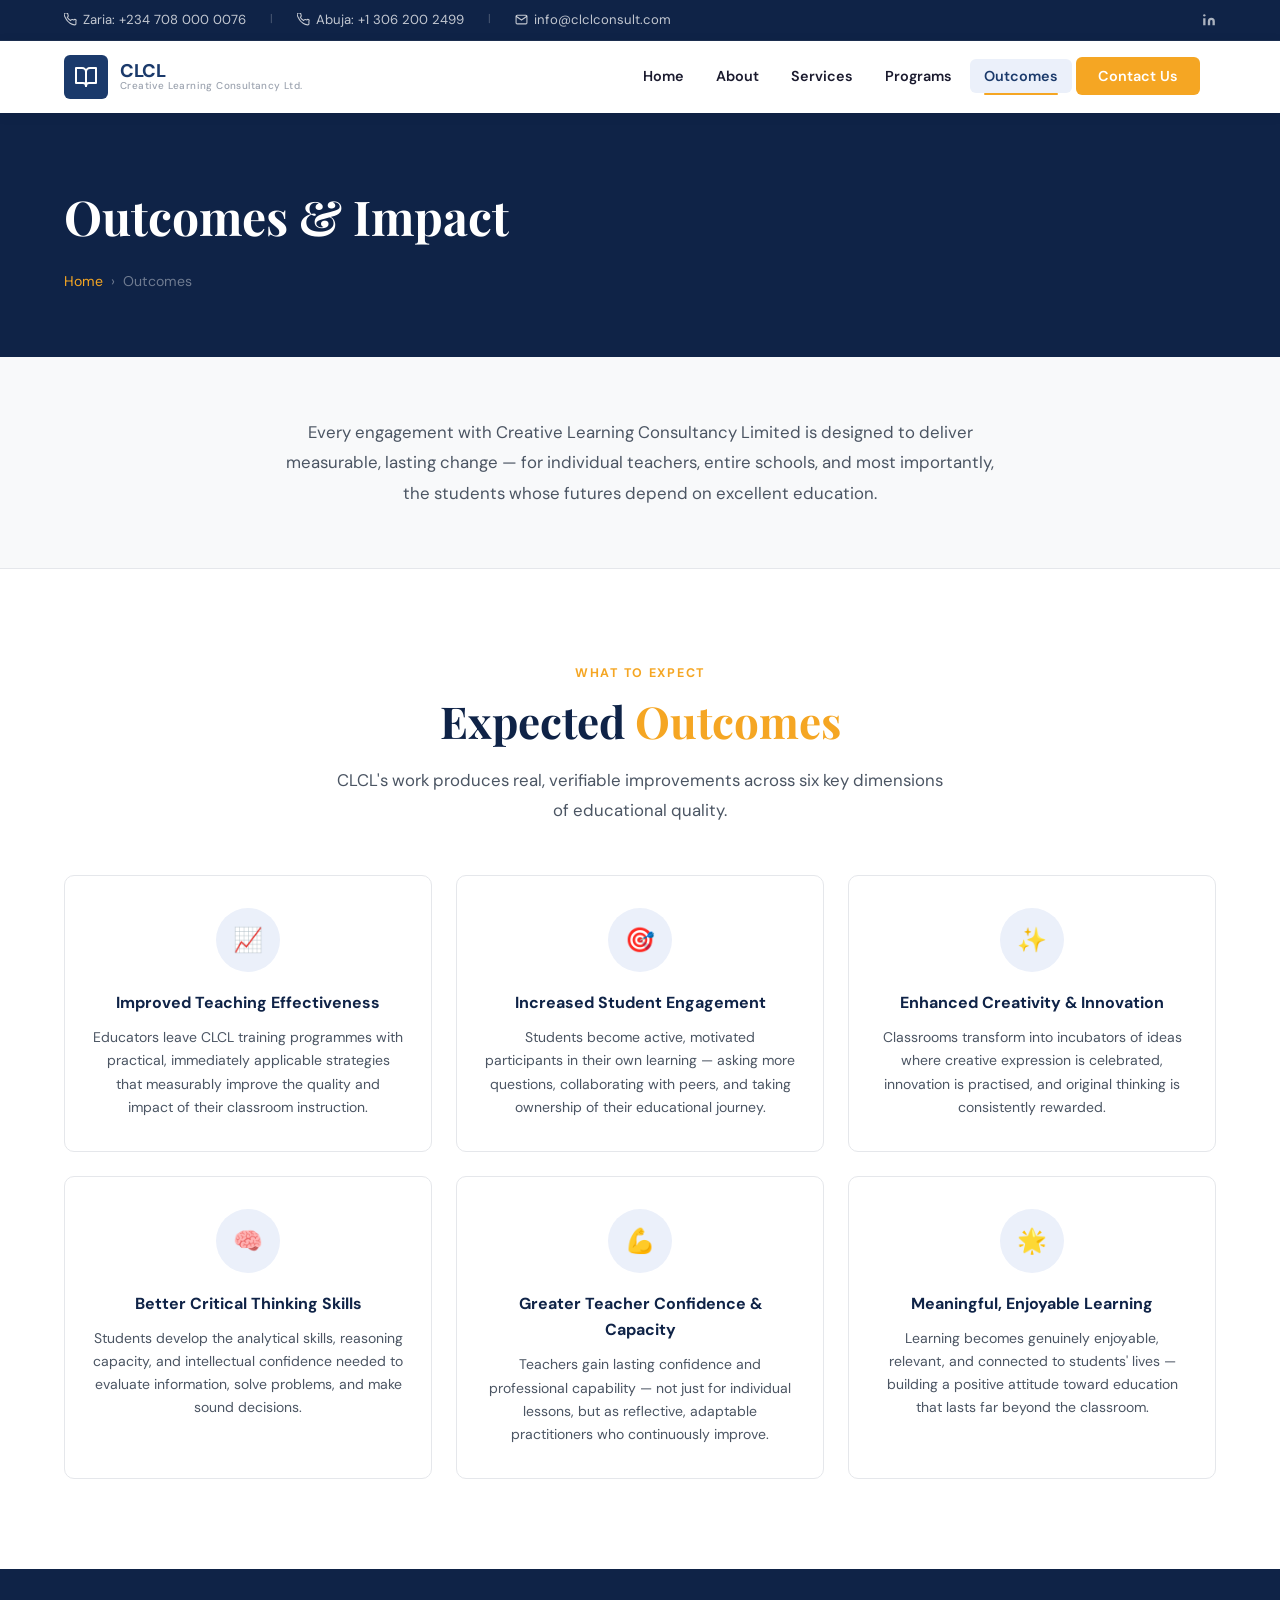
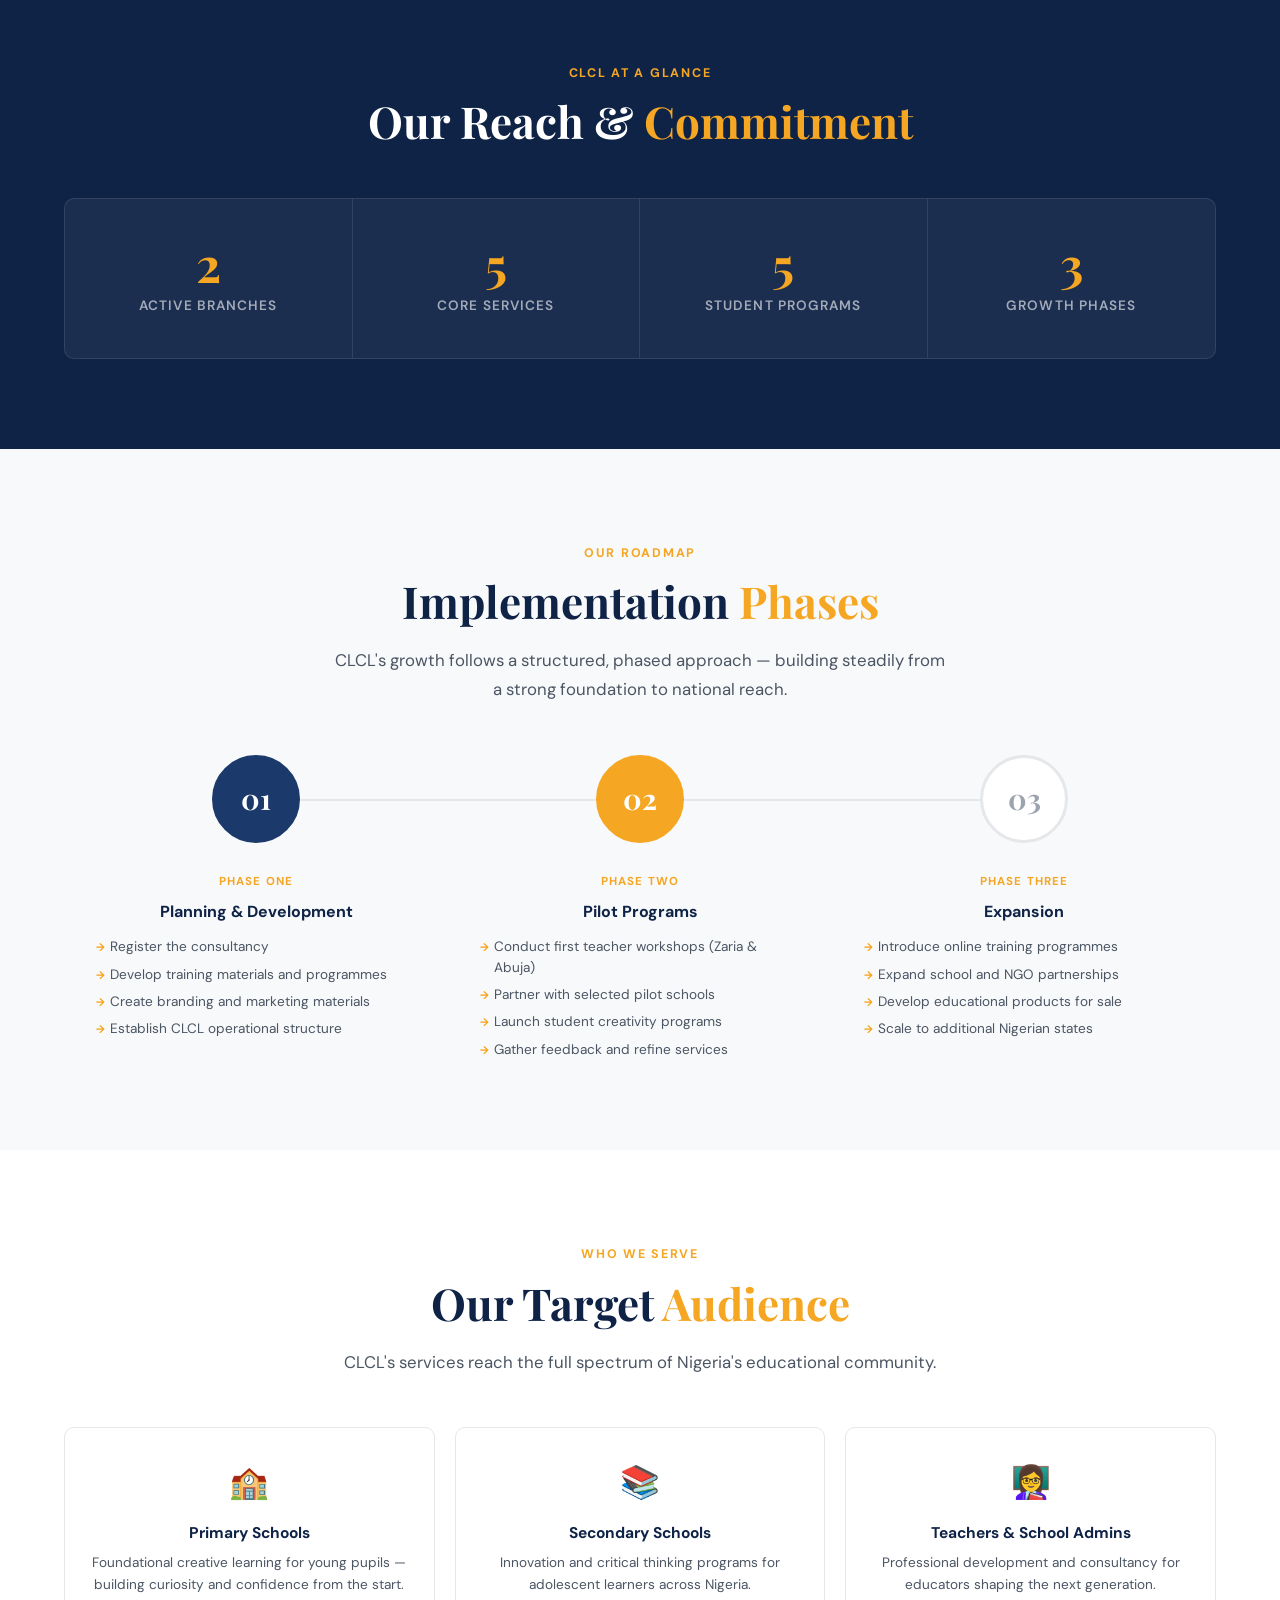
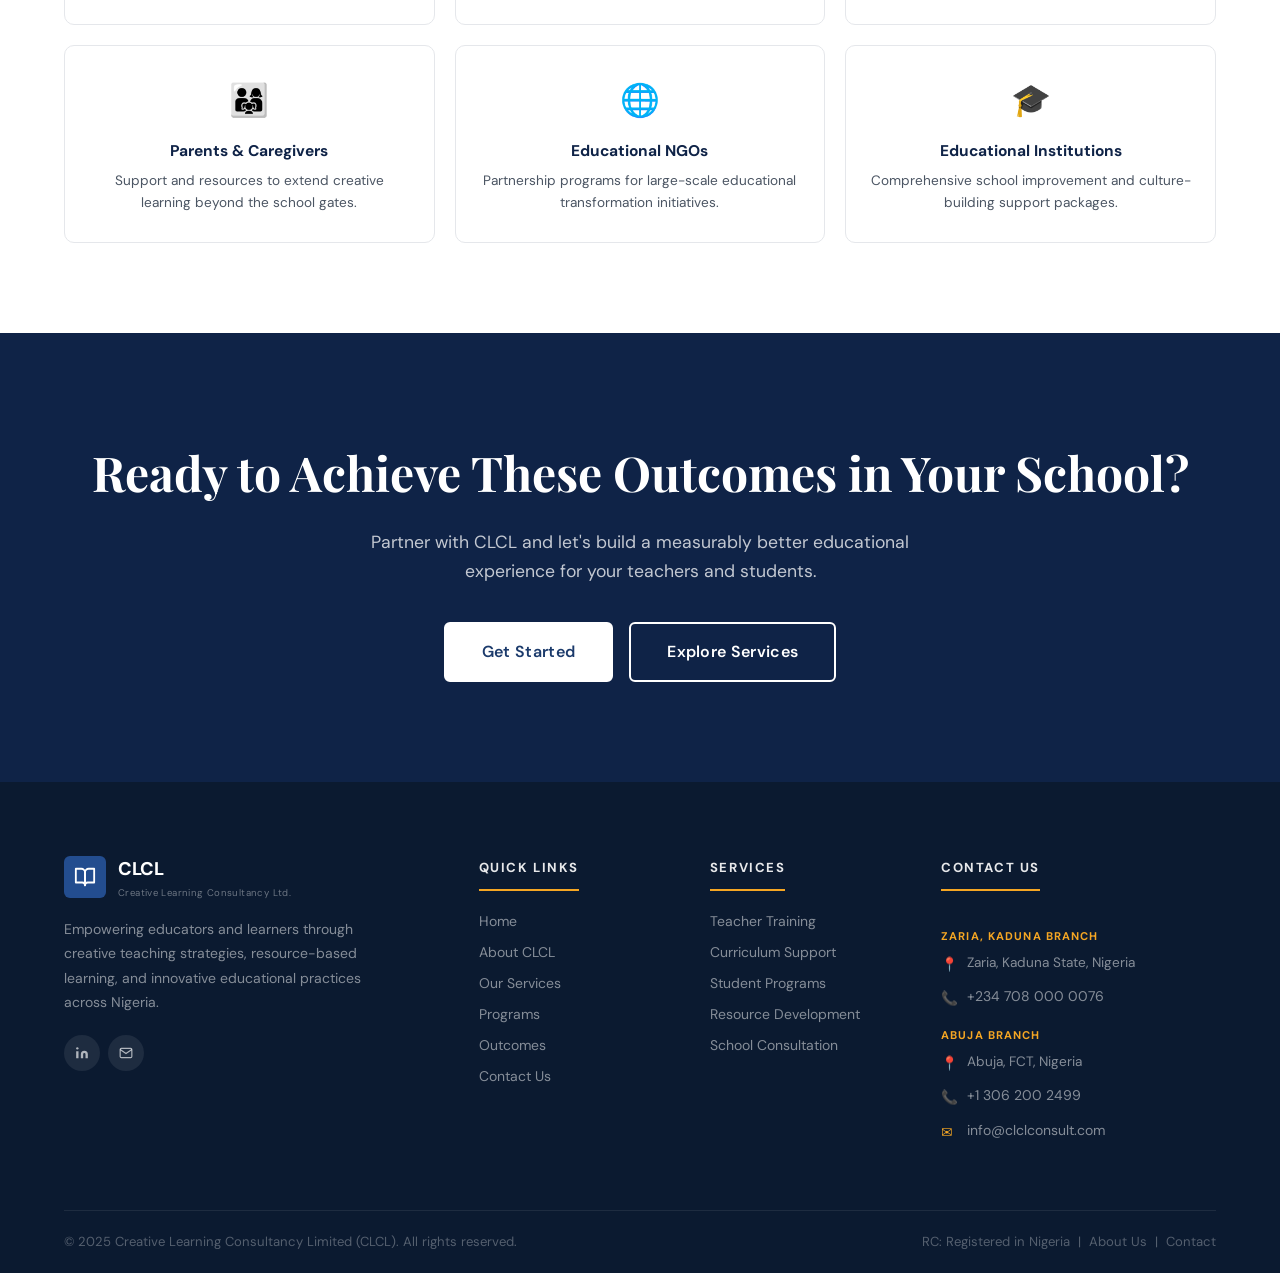
<file: outcomes.html>
<!DOCTYPE html>
<html lang="en">
<head>
  <meta charset="UTF-8" />
  <meta name="viewport" content="width=device-width, initial-scale=1.0" />
  <title>Outcomes &amp; Impact | Creative Learning Consultancy Limited (CLCL)</title>
  <meta name="description" content="Explore the expected outcomes and measurable impact of CLCL's educational consultancy — from improved teaching effectiveness to student creativity and critical thinking." />
  <link rel="preconnect" href="https://fonts.googleapis.com" />
  <link rel="preconnect" href="https://fonts.gstatic.com" crossorigin />
  <link href="https://fonts.googleapis.com/css2?family=DM+Sans:wght@300;400;500;600;700&family=Playfair+Display:ital,wght@0,600;0,700;1,600&display=swap" rel="stylesheet" />
  <link rel="stylesheet" href="style.css" />
</head>
<body data-page="outcomes">

  <div id="navbar-container"></div>

  <!-- ══ PAGE BANNER ══ -->
  <div class="page-banner">
    <div class="page-banner-bg" style="background-image:url('https://images.unsplash.com/photo-1577896851231-70ef18881754?w=1400&q=80&fit=crop')"></div>
    <div class="container">
      <h1>Outcomes &amp; Impact</h1>
      <nav class="breadcrumb" aria-label="Breadcrumb">
        <a href="index.html">Home</a>
        <span>›</span>
        <span>Outcomes</span>
      </nav>
    </div>
  </div>

  <!-- ══ INTRO ══ -->
  <section class="section-sm" style="background:var(--off-white);border-bottom:1px solid var(--border);">
    <div class="container" style="text-align:center;max-width:760px;">
      <p style="font-size:1.05rem;color:var(--text-mid);line-height:1.8;">
        Every engagement with Creative Learning Consultancy Limited is designed to deliver measurable, lasting change — for individual teachers, entire schools, and most importantly, the students whose futures depend on excellent education.
      </p>
    </div>
  </section>

  <!-- ══ OUTCOME CARDS ══ -->
  <section class="section">
    <div class="container">
      <div class="section-header centered reveal">
        <span class="section-label">What to Expect</span>
        <h2 class="section-title">Expected <span>Outcomes</span></h2>
        <p class="section-desc">CLCL's work produces real, verifiable improvements across six key dimensions of educational quality.</p>
      </div>
      <div class="outcomes-grid">
        <div class="outcome-card reveal delay-1">
          <div class="outcome-icon-wrap">📈</div>
          <h3>Improved Teaching Effectiveness</h3>
          <p>Educators leave CLCL training programmes with practical, immediately applicable strategies that measurably improve the quality and impact of their classroom instruction.</p>
        </div>
        <div class="outcome-card reveal delay-2">
          <div class="outcome-icon-wrap">🎯</div>
          <h3>Increased Student Engagement</h3>
          <p>Students become active, motivated participants in their own learning — asking more questions, collaborating with peers, and taking ownership of their educational journey.</p>
        </div>
        <div class="outcome-card reveal delay-3">
          <div class="outcome-icon-wrap">✨</div>
          <h3>Enhanced Creativity &amp; Innovation</h3>
          <p>Classrooms transform into incubators of ideas where creative expression is celebrated, innovation is practised, and original thinking is consistently rewarded.</p>
        </div>
        <div class="outcome-card reveal delay-1">
          <div class="outcome-icon-wrap">🧠</div>
          <h3>Better Critical Thinking Skills</h3>
          <p>Students develop the analytical skills, reasoning capacity, and intellectual confidence needed to evaluate information, solve problems, and make sound decisions.</p>
        </div>
        <div class="outcome-card reveal delay-2">
          <div class="outcome-icon-wrap">💪</div>
          <h3>Greater Teacher Confidence &amp; Capacity</h3>
          <p>Teachers gain lasting confidence and professional capability — not just for individual lessons, but as reflective, adaptable practitioners who continuously improve.</p>
        </div>
        <div class="outcome-card reveal delay-3">
          <div class="outcome-icon-wrap">🌟</div>
          <h3>Meaningful, Enjoyable Learning</h3>
          <p>Learning becomes genuinely enjoyable, relevant, and connected to students' lives — building a positive attitude toward education that lasts far beyond the classroom.</p>
        </div>
      </div>
    </div>
  </section>

  <!-- ══ STATS HIGHLIGHT ══ -->
  <section class="section" style="background:var(--navy-dark);">
    <div class="container">
      <div class="section-header centered reveal">
        <span class="section-label" style="color:var(--orange)">CLCL at a Glance</span>
        <h2 class="section-title" style="color:white;">Our Reach &amp; <span>Commitment</span></h2>
      </div>
      <div style="display:grid;grid-template-columns:repeat(4,1fr);gap:0;background:rgba(255,255,255,0.05);border-radius:10px;overflow:hidden;border:1px solid rgba(255,255,255,0.1);">
        <div style="text-align:center;padding:40px 24px;border-right:1px solid rgba(255,255,255,0.1);" class="reveal delay-1">
          <div style="font-family:var(--font-heading);font-size:3rem;font-weight:700;color:var(--orange);line-height:1;">2</div>
          <div style="font-size:0.85rem;color:rgba(255,255,255,0.6);margin-top:8px;font-weight:600;text-transform:uppercase;letter-spacing:0.08em;">Active Branches</div>
        </div>
        <div style="text-align:center;padding:40px 24px;border-right:1px solid rgba(255,255,255,0.1);" class="reveal delay-2">
          <div style="font-family:var(--font-heading);font-size:3rem;font-weight:700;color:var(--orange);line-height:1;">5</div>
          <div style="font-size:0.85rem;color:rgba(255,255,255,0.6);margin-top:8px;font-weight:600;text-transform:uppercase;letter-spacing:0.08em;">Core Services</div>
        </div>
        <div style="text-align:center;padding:40px 24px;border-right:1px solid rgba(255,255,255,0.1);" class="reveal delay-3">
          <div style="font-family:var(--font-heading);font-size:3rem;font-weight:700;color:var(--orange);line-height:1;">5</div>
          <div style="font-size:0.85rem;color:rgba(255,255,255,0.6);margin-top:8px;font-weight:600;text-transform:uppercase;letter-spacing:0.08em;">Student Programs</div>
        </div>
        <div style="text-align:center;padding:40px 24px;" class="reveal delay-4">
          <div style="font-family:var(--font-heading);font-size:3rem;font-weight:700;color:var(--orange);line-height:1;">3</div>
          <div style="font-size:0.85rem;color:rgba(255,255,255,0.6);margin-top:8px;font-weight:600;text-transform:uppercase;letter-spacing:0.08em;">Growth Phases</div>
        </div>
      </div>
    </div>
  </section>

  <!-- ══ IMPLEMENTATION PHASES ══ -->
  <section class="section bg-offwhite">
    <div class="container">
      <div class="section-header centered reveal">
        <span class="section-label">Our Roadmap</span>
        <h2 class="section-title">Implementation <span>Phases</span></h2>
        <p class="section-desc">CLCL's growth follows a structured, phased approach — building steadily from a strong foundation to national reach.</p>
      </div>
      <div class="phases-timeline">
        <div class="phase-item reveal delay-1">
          <div class="phase-circle active">
            <span class="phase-num">01</span>
          </div>
          <span class="phase-tag-sm">Phase One</span>
          <h3>Planning &amp; Development</h3>
          <ul>
            <li>Register the consultancy</li>
            <li>Develop training materials and programmes</li>
            <li>Create branding and marketing materials</li>
            <li>Establish CLCL operational structure</li>
          </ul>
        </div>
        <div class="phase-item reveal delay-2">
          <div class="phase-circle accent">
            <span class="phase-num">02</span>
          </div>
          <span class="phase-tag-sm">Phase Two</span>
          <h3>Pilot Programs</h3>
          <ul>
            <li>Conduct first teacher workshops (Zaria & Abuja)</li>
            <li>Partner with selected pilot schools</li>
            <li>Launch student creativity programs</li>
            <li>Gather feedback and refine services</li>
          </ul>
        </div>
        <div class="phase-item reveal delay-3">
          <div class="phase-circle">
            <span class="phase-num">03</span>
          </div>
          <span class="phase-tag-sm">Phase Three</span>
          <h3>Expansion</h3>
          <ul>
            <li>Introduce online training programmes</li>
            <li>Expand school and NGO partnerships</li>
            <li>Develop educational products for sale</li>
            <li>Scale to additional Nigerian states</li>
          </ul>
        </div>
      </div>
    </div>
  </section>

  <!-- ══ TARGET AUDIENCE ══ -->
  <section class="section">
    <div class="container">
      <div class="section-header centered reveal">
        <span class="section-label">Who We Serve</span>
        <h2 class="section-title">Our Target <span>Audience</span></h2>
        <p class="section-desc">CLCL's services reach the full spectrum of Nigeria's educational community.</p>
      </div>
      <div class="audience-grid">
        <div class="audience-card reveal delay-1">
          <span class="audience-emoji">🏫</span>
          <h4>Primary Schools</h4>
          <p>Foundational creative learning for young pupils — building curiosity and confidence from the start.</p>
        </div>
        <div class="audience-card reveal delay-2">
          <span class="audience-emoji">📚</span>
          <h4>Secondary Schools</h4>
          <p>Innovation and critical thinking programs for adolescent learners across Nigeria.</p>
        </div>
        <div class="audience-card reveal delay-3">
          <span class="audience-emoji">👩‍🏫</span>
          <h4>Teachers &amp; School Admins</h4>
          <p>Professional development and consultancy for educators shaping the next generation.</p>
        </div>
        <div class="audience-card reveal delay-1">
          <span class="audience-emoji">👨‍👩‍👧</span>
          <h4>Parents &amp; Caregivers</h4>
          <p>Support and resources to extend creative learning beyond the school gates.</p>
        </div>
        <div class="audience-card reveal delay-2">
          <span class="audience-emoji">🌐</span>
          <h4>Educational NGOs</h4>
          <p>Partnership programs for large-scale educational transformation initiatives.</p>
        </div>
        <div class="audience-card reveal delay-3">
          <span class="audience-emoji">🎓</span>
          <h4>Educational Institutions</h4>
          <p>Comprehensive school improvement and culture-building support packages.</p>
        </div>
      </div>
    </div>
  </section>

  <!-- ══ CTA ══ -->
  <section class="cta-banner">
    <div class="cta-banner-bg" style="background-image:url('https://images.unsplash.com/photo-1524178232363-1fb2b075b655?w=1400&q=80&fit=crop')"></div>
    <div class="container reveal">
      <h2>Ready to Achieve These Outcomes in Your School?</h2>
      <p>Partner with CLCL and let's build a measurably better educational experience for your teachers and students.</p>
      <div class="cta-banner-actions">
        <a href="contact.html" class="btn btn-white btn-lg">Get Started</a>
        <a href="services.html" class="btn btn-outline-white btn-lg">Explore Services</a>
      </div>
    </div>
  </section>

  <div id="footer-container"></div>
  <script src="shared.js"></script>
</body>
</html>
</file>
<file: style.css>
/* ═══════════════════════════════════════════════════════
   Creative Learning Consultancy Limited (CLCL)
   style.css — Eduma-inspired Professional Design
   Palette: Deep Navy · Warm Orange · Clean White
═══════════════════════════════════════════════════════ */

/* ── TOKENS ── */
:root {
  --navy:         #1B3A6B;
  --navy-dark:    #0F2347;
  --navy-mid:     #234d8f;
  --navy-light:   #EBF0FA;
  --orange:       #F5A623;
  --orange-dark:  #D4891A;
  --orange-light: #FFF8EC;
  --white:        #FFFFFF;
  --off-white:    #F8F9FA;
  --light-grey:   #F0F2F5;
  --border:       #E5E7EB;
  --text:         #1A1A2E;
  --text-mid:     #4B5563;
  --text-light:   #9CA3AF;
  --green:        #2E7D32;
  --font-body:    'DM Sans', system-ui, sans-serif;
  --font-heading: 'Playfair Display', Georgia, serif;
  --max-width:    1200px;
  --shadow-sm:    0 2px 8px rgba(0,0,0,0.06);
  --shadow-md:    0 4px 20px rgba(0,0,0,0.10);
  --shadow-lg:    0 8px 40px rgba(0,0,0,0.14);
  --radius:       6px;
  --radius-lg:    10px;
  --transition:   0.25s ease;
}

/* ── RESET ── */
*, *::before, *::after { box-sizing: border-box; margin: 0; padding: 0; }
html { scroll-behavior: smooth; font-size: 16px; }
body { font-family: var(--font-body); color: var(--text); background: #fff; line-height: 1.65; overflow-x: hidden; }
img { max-width: 100%; height: auto; display: block; }
a { text-decoration: none; color: inherit; }
ul { list-style: none; }
button { font-family: var(--font-body); cursor: pointer; }

/* ── UTILITIES ── */
.container { max-width: var(--max-width); margin: 0 auto; padding: 0 24px; }
.section { padding: 90px 0; }
.section-sm { padding: 60px 0; }
.bg-offwhite { background: var(--off-white); }
.bg-navy { background: var(--navy-dark); }
.bg-light-grey { background: var(--light-grey); }
.text-orange { color: var(--orange); }
.text-navy { color: var(--navy); }
.text-white { color: var(--white); }

/* Section Label + Title pattern */
.section-label {
  display: inline-block;
  font-size: 0.78rem;
  font-weight: 700;
  letter-spacing: 0.14em;
  text-transform: uppercase;
  color: var(--orange);
  margin-bottom: 12px;
  position: relative;
  padding-left: 30px;
}
.section-label::before {
  content: '';
  position: absolute;
  left: 0;
  top: 50%;
  transform: translateY(-50%);
  width: 20px;
  height: 2px;
  background: var(--orange);
}
.section-title {
  font-family: var(--font-heading);
  font-size: clamp(1.9rem, 3.5vw, 2.75rem);
  font-weight: 700;
  color: var(--navy-dark);
  line-height: 1.2;
  margin-bottom: 18px;
}
.section-title span { color: var(--orange); }
.section-desc {
  font-size: 1.05rem;
  color: var(--text-mid);
  line-height: 1.75;
  max-width: 620px;
}
.section-header { margin-bottom: 50px; }
.section-header.centered { text-align: center; }
.section-header.centered .section-label { padding-left: 0; }
.section-header.centered .section-label::before { display: none; }
.section-header.centered .section-desc { margin: 0 auto; }

/* ── BUTTONS ── */
.btn {
  display: inline-flex;
  align-items: center;
  gap: 8px;
  font-weight: 600;
  font-size: 0.9rem;
  padding: 12px 28px;
  border-radius: var(--radius);
  border: 2px solid transparent;
  transition: var(--transition);
  letter-spacing: 0.02em;
  white-space: nowrap;
}
.btn-primary { background: var(--orange); color: white; border-color: var(--orange); }
.btn-primary:hover { background: var(--orange-dark); border-color: var(--orange-dark); transform: translateY(-1px); box-shadow: 0 4px 16px rgba(245,166,35,0.4); }
.btn-secondary { background: transparent; color: var(--navy); border-color: var(--navy); }
.btn-secondary:hover { background: var(--navy); color: white; transform: translateY(-1px); }
.btn-white { background: white; color: var(--navy); border-color: white; }
.btn-white:hover { background: var(--orange); color: white; border-color: var(--orange); }
.btn-outline-white { background: transparent; color: white; border-color: white; }
.btn-outline-white:hover { background: white; color: var(--navy); }
.btn-sm { padding: 9px 20px; font-size: 0.85rem; }
.btn-lg { padding: 15px 36px; font-size: 1rem; }

/* ═══════════════════════════════════════════════════════
   TOP BAR
═══════════════════════════════════════════════════════ */
.top-bar {
  background: var(--navy-dark);
  color: rgba(255,255,255,0.8);
  font-size: 0.82rem;
  padding: 9px 0;
  border-bottom: 1px solid rgba(255,255,255,0.06);
}
.top-bar .container {
  display: flex;
  justify-content: space-between;
  align-items: center;
  gap: 16px;
  flex-wrap: wrap;
}
.top-bar-contact { display: flex; gap: 24px; flex-wrap: wrap; }
.top-bar-contact a {
  color: rgba(255,255,255,0.75);
  display: flex;
  align-items: center;
  gap: 6px;
  transition: var(--transition);
}
.top-bar-contact a:hover { color: var(--orange); }
.top-bar-social { display: flex; gap: 12px; align-items: center; }
.top-bar-social a {
  color: rgba(255,255,255,0.65);
  transition: var(--transition);
  font-size: 0.9rem;
  display: flex;
  align-items: center;
}
.top-bar-social a:hover { color: var(--orange); }
.tb-divider { color: rgba(255,255,255,0.25); font-size: 0.7rem; }

/* ═══════════════════════════════════════════════════════
   NAVBAR
═══════════════════════════════════════════════════════ */
.navbar {
  position: sticky;
  top: 0;
  z-index: 1000;
  background: #fff;
  box-shadow: 0 2px 12px rgba(0,0,0,0.08);
  transition: var(--transition);
}
.nav-inner {
  display: flex;
  align-items: center;
  justify-content: space-between;
  padding: 0 24px;
  max-width: var(--max-width);
  margin: 0 auto;
  height: 72px;
}
.nav-logo {
  display: flex;
  align-items: center;
  gap: 12px;
  flex-shrink: 0;
}
.nav-logo-icon {
  width: 44px;
  height: 44px;
  background: var(--navy);
  border-radius: var(--radius);
  display: flex;
  align-items: center;
  justify-content: center;
  flex-shrink: 0;
}
.nav-logo-text { display: flex; flex-direction: column; line-height: 1.1; }
.nav-logo-main { font-size: 1.15rem; font-weight: 800; color: var(--navy); letter-spacing: -0.02em; }
.nav-logo-sub { font-size: 0.62rem; font-weight: 500; color: var(--text-light); letter-spacing: 0.04em; white-space: nowrap; }

.nav-links {
  display: flex;
  align-items: center;
  gap: 4px;
  margin-left: auto;
  margin-right: 16px;
}
.nav-link {
  font-size: 0.9rem;
  font-weight: 600;
  color: var(--text);
  padding: 8px 14px;
  border-radius: var(--radius);
  transition: var(--transition);
  position: relative;
  white-space: nowrap;
}
.nav-link:hover { color: var(--navy); background: var(--navy-light); }
.nav-link.active {
  color: var(--navy);
  background: var(--navy-light);
}
.nav-link.active::after {
  content: '';
  position: absolute;
  bottom: -2px;
  left: 14px;
  right: 14px;
  height: 2px;
  background: var(--orange);
  border-radius: 2px;
}
.nav-cta { background: var(--orange); color: white !important; padding: 10px 22px; border-radius: var(--radius); }
.nav-cta:hover { background: var(--orange-dark); color: white; }
.nav-cta.active::after { display: none; }

.hamburger {
  display: none;
  flex-direction: column;
  gap: 5px;
  background: none;
  border: none;
  padding: 6px;
  cursor: pointer;
}
.hamburger span { display: block; width: 24px; height: 2px; background: var(--navy); border-radius: 2px; transition: var(--transition); }
.hamburger.open span:nth-child(1) { transform: translateY(7px) rotate(45deg); }
.hamburger.open span:nth-child(2) { opacity: 0; }
.hamburger.open span:nth-child(3) { transform: translateY(-7px) rotate(-45deg); }

/* Mobile Nav Drawer */
.mobile-nav {
  display: none;
  flex-direction: column;
  background: white;
  border-top: 1px solid var(--border);
  padding: 16px 24px 24px;
  gap: 4px;
}
.mobile-nav.open { display: flex; }
.mobile-nav a {
  font-size: 0.95rem;
  font-weight: 600;
  color: var(--text);
  padding: 10px 14px;
  border-radius: var(--radius);
  transition: var(--transition);
  border-left: 3px solid transparent;
}
.mobile-nav a:hover, .mobile-nav a.active { color: var(--navy); background: var(--navy-light); border-left-color: var(--orange); }
.mobile-nav .nav-cta { background: var(--orange); color: white; border-left: none; margin-top: 8px; text-align: center; justify-content: center; }

/* ═══════════════════════════════════════════════════════
   PAGE BANNER (inner pages)
═══════════════════════════════════════════════════════ */
.page-banner {
  background: var(--navy-dark);
  position: relative;
  overflow: hidden;
  padding: 64px 0;
}
.page-banner-bg {
  position: absolute;
  inset: 0;
  background-size: cover;
  background-position: center;
  opacity: 0.18;
}
.page-banner::after {
  content: '';
  position: absolute;
  inset: 0;
  background: linear-gradient(135deg, var(--navy-dark) 0%, rgba(15,35,71,0.85) 100%);
}
.page-banner .container { position: relative; z-index: 1; }
.page-banner h1 {
  font-family: var(--font-heading);
  font-size: clamp(2rem, 4vw, 3rem);
  color: white;
  font-weight: 700;
  margin-bottom: 14px;
}
.breadcrumb {
  display: flex;
  align-items: center;
  gap: 8px;
  font-size: 0.88rem;
  color: rgba(255,255,255,0.65);
}
.breadcrumb a { color: var(--orange); transition: var(--transition); }
.breadcrumb a:hover { color: white; }
.breadcrumb span { color: rgba(255,255,255,0.4); }

/* ═══════════════════════════════════════════════════════
   HERO (Home Page)
═══════════════════════════════════════════════════════ */
.hero {
  position: relative;
  min-height: 92vh;
  display: flex;
  align-items: center;
  overflow: hidden;
}
.hero-bg {
  position: absolute;
  inset: 0;
  background-size: cover;
  background-position: center 30%;
}
.hero-overlay {
  position: absolute;
  inset: 0;
  background: linear-gradient(100deg, rgba(11,27,60,0.92) 0%, rgba(27,58,107,0.80) 55%, rgba(27,58,107,0.4) 100%);
}
.hero-content {
  position: relative;
  z-index: 1;
  max-width: 680px;
}
.hero-tag {
  display: inline-flex;
  align-items: center;
  gap: 8px;
  background: rgba(245,166,35,0.15);
  border: 1px solid rgba(245,166,35,0.4);
  color: var(--orange);
  font-size: 0.8rem;
  font-weight: 600;
  letter-spacing: 0.1em;
  text-transform: uppercase;
  padding: 7px 18px;
  border-radius: 100px;
  margin-bottom: 24px;
}
.hero h1 {
  font-family: var(--font-heading);
  font-size: clamp(2.4rem, 5vw, 4rem);
  font-weight: 700;
  color: white;
  line-height: 1.15;
  margin-bottom: 22px;
}
.hero h1 span { color: var(--orange); }
.hero p {
  font-size: 1.1rem;
  color: rgba(255,255,255,0.82);
  line-height: 1.75;
  margin-bottom: 36px;
  max-width: 580px;
}
.hero-actions { display: flex; gap: 16px; flex-wrap: wrap; margin-bottom: 52px; }
.hero-badges {
  display: flex;
  gap: 24px;
  flex-wrap: wrap;
}
.hero-badge {
  display: flex;
  align-items: center;
  gap: 10px;
  color: rgba(255,255,255,0.85);
  font-size: 0.9rem;
  font-weight: 500;
}
.hero-badge-icon {
  width: 34px; height: 34px;
  background: rgba(255,255,255,0.12);
  border-radius: 50%;
  display: flex;
  align-items: center;
  justify-content: center;
  color: var(--orange);
  font-size: 0.9rem;
  flex-shrink: 0;
}

/* ── STATS BAR ── */
.stats-bar {
  background: white;
  border-top: 4px solid var(--orange);
  box-shadow: var(--shadow-md);
  padding: 0;
  position: relative;
  z-index: 2;
}
.stats-bar .container {
  display: grid;
  grid-template-columns: repeat(4, 1fr);
}
.stat-item {
  padding: 32px 24px;
  text-align: center;
  border-right: 1px solid var(--border);
  transition: var(--transition);
}
.stat-item:last-child { border-right: none; }
.stat-item:hover { background: var(--off-white); }
.stat-number {
  font-family: var(--font-heading);
  font-size: 2.6rem;
  font-weight: 700;
  color: var(--orange);
  line-height: 1;
  display: block;
  margin-bottom: 6px;
}
.stat-label { font-size: 0.88rem; font-weight: 600; color: var(--navy); text-transform: uppercase; letter-spacing: 0.06em; }

/* ── ABOUT SNAPSHOT (home) ── */
.about-snapshot .container {
  display: grid;
  grid-template-columns: 1fr 1fr;
  gap: 72px;
  align-items: center;
}
.about-snapshot-img {
  position: relative;
  border-radius: var(--radius-lg);
  overflow: hidden;
  box-shadow: var(--shadow-lg);
}
.about-snapshot-img img { width: 100%; height: 480px; object-fit: cover; }
.img-badge {
  position: absolute;
  bottom: 24px;
  left: 24px;
  background: var(--orange);
  color: white;
  padding: 16px 20px;
  border-radius: var(--radius);
  font-weight: 700;
  font-size: 0.85rem;
  line-height: 1.4;
  box-shadow: var(--shadow-md);
}
.img-badge strong { display: block; font-size: 1.6rem; font-family: var(--font-heading); }
.about-snapshot-text .section-desc { max-width: 100%; }
.about-snapshot-text p { color: var(--text-mid); line-height: 1.8; margin-bottom: 20px; }
.checkmarks { display: flex; flex-direction: column; gap: 12px; margin: 24px 0 32px; }
.checkmark-item { display: flex; align-items: center; gap: 12px; font-size: 0.95rem; color: var(--text); font-weight: 500; }
.check-icon { width: 22px; height: 22px; background: var(--orange); border-radius: 50%; color: white; display: flex; align-items: center; justify-content: center; font-size: 0.7rem; flex-shrink: 0; }

/* ── SERVICE CARDS (home) ── */
.services-grid {
  display: grid;
  grid-template-columns: repeat(3, 1fr);
  gap: 24px;
}
.service-card {
  background: white;
  border: 1px solid var(--border);
  border-radius: var(--radius-lg);
  padding: 32px 28px;
  transition: var(--transition);
  position: relative;
  overflow: hidden;
}
.service-card::before {
  content: '';
  position: absolute;
  top: 0; left: 0; right: 0;
  height: 3px;
  background: var(--orange);
  transform: scaleX(0);
  transition: var(--transition);
  transform-origin: left;
}
.service-card:hover { border-color: rgba(245,166,35,0.3); box-shadow: var(--shadow-md); transform: translateY(-4px); }
.service-card:hover::before { transform: scaleX(1); }
.service-icon {
  width: 56px; height: 56px;
  background: var(--navy-light);
  border-radius: var(--radius);
  display: flex;
  align-items: center;
  justify-content: center;
  margin-bottom: 20px;
  color: var(--navy);
  transition: var(--transition);
}
.service-card:hover .service-icon { background: var(--orange); color: white; }
.service-card h3 { font-size: 1.05rem; font-weight: 700; color: var(--navy-dark); margin-bottom: 10px; line-height: 1.35; }
.service-card p { font-size: 0.9rem; color: var(--text-mid); line-height: 1.65; margin-bottom: 20px; }
.service-link { font-size: 0.88rem; font-weight: 700; color: var(--orange); display: flex; align-items: center; gap: 6px; transition: var(--transition); }
.service-link:hover { gap: 10px; }

/* ── CTA BANNER (programs snippet) ── */
.cta-banner {
  position: relative;
  padding: 100px 0;
  overflow: hidden;
  background: var(--navy-dark);
}
.cta-banner-bg { position: absolute; inset: 0; background-size: cover; background-position: center; opacity: 0.2; }
.cta-banner .container { position: relative; z-index: 1; text-align: center; }
.cta-banner h2 { font-family: var(--font-heading); font-size: clamp(2rem, 4vw, 3rem); color: white; margin-bottom: 16px; }
.cta-banner p { color: rgba(255,255,255,0.75); font-size: 1.1rem; margin-bottom: 36px; max-width: 580px; margin-left: auto; margin-right: auto; }
.cta-banner-actions { display: flex; gap: 16px; justify-content: center; flex-wrap: wrap; }

/* ── WHY CLCL ── */
.why-grid {
  display: grid;
  grid-template-columns: repeat(2, 1fr);
  gap: 20px;
}
.why-item {
  display: flex;
  align-items: flex-start;
  gap: 16px;
  padding: 24px;
  background: white;
  border: 1px solid var(--border);
  border-radius: var(--radius-lg);
  transition: var(--transition);
}
.why-item:hover { border-color: var(--orange); box-shadow: var(--shadow-sm); }
.why-icon-wrap {
  width: 44px; height: 44px;
  background: var(--orange-light);
  border-radius: var(--radius);
  display: flex;
  align-items: center;
  justify-content: center;
  color: var(--orange-dark);
  flex-shrink: 0;
  font-size: 1.1rem;
}
.why-item h4 { font-size: 0.97rem; font-weight: 700; color: var(--navy-dark); margin-bottom: 6px; }
.why-item p { font-size: 0.875rem; color: var(--text-mid); line-height: 1.6; }

/* ── BRANCHES ── */
.branches-grid {
  display: grid;
  grid-template-columns: 1fr 1fr;
  gap: 28px;
}
.branch-card {
  background: white;
  border: 1px solid var(--border);
  border-radius: var(--radius-lg);
  overflow: hidden;
  transition: var(--transition);
}
.branch-card:hover { box-shadow: var(--shadow-md); border-color: var(--navy); }
.branch-img { height: 200px; overflow: hidden; }
.branch-img img { width: 100%; height: 100%; object-fit: cover; transition: transform 0.4s ease; }
.branch-card:hover .branch-img img { transform: scale(1.04); }
.branch-body { padding: 28px; }
.branch-tag {
  display: inline-block;
  background: var(--navy-light);
  color: var(--navy);
  font-size: 0.72rem;
  font-weight: 700;
  text-transform: uppercase;
  letter-spacing: 0.1em;
  padding: 4px 12px;
  border-radius: 100px;
  margin-bottom: 12px;
}
.branch-body h3 { font-size: 1.15rem; font-weight: 700; color: var(--navy-dark); margin-bottom: 14px; }
.branch-details { display: flex; flex-direction: column; gap: 10px; }
.branch-detail { display: flex; align-items: flex-start; gap: 10px; font-size: 0.88rem; color: var(--text-mid); line-height: 1.5; }
.branch-detail-icon { color: var(--orange); flex-shrink: 0; margin-top: 2px; font-size: 0.9rem; }

/* ── PHOTO GALLERY STRIP ── */
.gallery-strip {
  display: grid;
  grid-template-columns: repeat(4, 1fr);
  gap: 12px;
}
.gallery-img {
  border-radius: var(--radius);
  overflow: hidden;
  aspect-ratio: 3/4;
}
.gallery-img img { width: 100%; height: 100%; object-fit: cover; transition: transform 0.4s ease; }
.gallery-img:hover img { transform: scale(1.05); }

/* ── ABOUT PAGE — FULL ABOUT SECTION ── */
.about-full .container {
  display: grid;
  grid-template-columns: 1fr 1fr;
  gap: 80px;
  align-items: center;
}
.about-full-img {
  border-radius: var(--radius-lg);
  overflow: hidden;
  box-shadow: var(--shadow-lg);
  position: relative;
}
.about-full-img img { width: 100%; height: 560px; object-fit: cover; }
.vm-cards { display: grid; grid-template-columns: 1fr 1fr; gap: 16px; margin: 28px 0; }
.vm-card {
  background: var(--off-white);
  border-left: 4px solid var(--orange);
  border-radius: 0 var(--radius) var(--radius) 0;
  padding: 20px;
}
.vm-card.mission-card { border-left-color: var(--navy); }
.vm-card h4 { font-size: 0.8rem; font-weight: 700; text-transform: uppercase; letter-spacing: 0.1em; color: var(--orange); margin-bottom: 8px; }
.vm-card.mission-card h4 { color: var(--navy); }
.vm-card p { font-size: 0.88rem; color: var(--text-mid); line-height: 1.65; }

/* ── OBJECTIVES ── */
.objectives-grid {
  display: grid;
  grid-template-columns: 1fr 1fr;
  gap: 16px;
}
.obj-item {
  display: flex;
  align-items: flex-start;
  gap: 16px;
  padding: 18px 20px;
  background: white;
  border: 1px solid var(--border);
  border-radius: var(--radius);
  transition: var(--transition);
}
.obj-item:hover { border-color: var(--orange); box-shadow: var(--shadow-sm); }
.obj-num {
  font-family: var(--font-heading);
  font-size: 1.4rem;
  font-weight: 700;
  color: var(--orange);
  line-height: 1;
  flex-shrink: 0;
  min-width: 32px;
}
.obj-item p { font-size: 0.9rem; color: var(--text-mid); line-height: 1.6; margin-top: 3px; }

/* ── FOUNDER ── */
.founder-card {
  background: white;
  border: 1px solid var(--border);
  border-radius: var(--radius-lg);
  padding: 40px;
  display: flex;
  gap: 32px;
  align-items: center;
  box-shadow: var(--shadow-sm);
}
.founder-avatar {
  width: 100px;
  height: 100px;
  border-radius: 50%;
  background: linear-gradient(135deg, var(--navy), var(--orange));
  display: flex;
  align-items: center;
  justify-content: center;
  flex-shrink: 0;
  font-size: 2.5rem;
  font-weight: 700;
  color: white;
  font-family: var(--font-heading);
}
.founder-info .founder-role { font-size: 0.78rem; font-weight: 700; text-transform: uppercase; letter-spacing: 0.12em; color: var(--orange); display: block; margin-bottom: 4px; }
.founder-info h3 { font-size: 1.4rem; font-weight: 700; color: var(--navy-dark); margin-bottom: 4px; font-family: var(--font-heading); }
.founder-info .founder-org { font-size: 0.9rem; color: var(--text-mid); margin-bottom: 16px; display: block; }
.founder-links { display: flex; gap: 12px; flex-wrap: wrap; }
.founder-link {
  display: flex;
  align-items: center;
  gap: 6px;
  font-size: 0.85rem;
  font-weight: 600;
  color: var(--navy);
  background: var(--off-white);
  padding: 7px 14px;
  border-radius: var(--radius);
  transition: var(--transition);
  border: 1px solid var(--border);
}
.founder-link:hover { background: var(--navy); color: white; }

/* ── SERVICES PAGE ── */
.service-row {
  display: grid;
  grid-template-columns: 1fr 1fr;
  gap: 72px;
  align-items: center;
  padding: 72px 0;
  border-bottom: 1px solid var(--border);
}
.service-row:first-child { padding-top: 0; }
.service-row:last-child { border-bottom: none; padding-bottom: 0; }
.service-row.reverse { direction: rtl; }
.service-row.reverse > * { direction: ltr; }
.service-row-img {
  border-radius: var(--radius-lg);
  overflow: hidden;
  box-shadow: var(--shadow-md);
}
.service-row-img img { width: 100%; height: 380px; object-fit: cover; }
.service-row-content .service-icon { margin-bottom: 16px; }
.service-row-content h2 { font-family: var(--font-heading); font-size: 1.7rem; font-weight: 700; color: var(--navy-dark); margin-bottom: 14px; line-height: 1.25; }
.service-row-content p { color: var(--text-mid); line-height: 1.75; margin-bottom: 20px; }
.service-bullets { display: flex; flex-direction: column; gap: 8px; margin-bottom: 28px; }
.service-bullet { display: flex; align-items: center; gap: 10px; font-size: 0.9rem; color: var(--text); }
.bullet-dot { width: 7px; height: 7px; border-radius: 50%; background: var(--orange); flex-shrink: 0; }

/* ── APPROACH ACCORDION ── */
.accordion { display: flex; flex-direction: column; gap: 10px; }
.accordion-item { border: 1px solid var(--border); border-radius: var(--radius); overflow: hidden; }
.accordion-trigger {
  width: 100%;
  background: white;
  border: none;
  padding: 18px 24px;
  display: flex;
  justify-content: space-between;
  align-items: center;
  font-family: var(--font-body);
  font-size: 0.97rem;
  font-weight: 700;
  color: var(--navy-dark);
  cursor: pointer;
  text-align: left;
  transition: var(--transition);
}
.accordion-trigger:hover { background: var(--off-white); }
.accordion-trigger.open { background: var(--navy-dark); color: white; }
.accordion-icon { font-size: 1.2rem; transition: transform var(--transition); flex-shrink: 0; }
.accordion-trigger.open .accordion-icon { transform: rotate(45deg); color: var(--orange); }
.accordion-body { display: none; padding: 0 24px 20px; background: var(--off-white); }
.accordion-body.open { display: block; }
.accordion-body p { font-size: 0.9rem; color: var(--text-mid); line-height: 1.7; padding-top: 16px; }

/* ── PROGRAMS PAGE ── */
.programs-grid {
  display: grid;
  grid-template-columns: repeat(3, 1fr);
  gap: 24px;
}
.program-card {
  background: white;
  border: 1px solid var(--border);
  border-radius: var(--radius-lg);
  overflow: hidden;
  transition: var(--transition);
}
.program-card:hover { box-shadow: var(--shadow-md); transform: translateY(-4px); }
.program-img { height: 200px; overflow: hidden; }
.program-img img { width: 100%; height: 100%; object-fit: cover; transition: transform 0.4s ease; }
.program-card:hover .program-img img { transform: scale(1.05); }
.program-body { padding: 24px; }
.program-tag {
  display: inline-block;
  background: var(--orange-light);
  color: var(--orange-dark);
  font-size: 0.72rem;
  font-weight: 700;
  text-transform: uppercase;
  letter-spacing: 0.1em;
  padding: 4px 12px;
  border-radius: 100px;
  margin-bottom: 10px;
}
.program-body h3 { font-size: 1.05rem; font-weight: 700; color: var(--navy-dark); margin-bottom: 8px; line-height: 1.35; }
.program-body p { font-size: 0.875rem; color: var(--text-mid); line-height: 1.65; }

/* ── OUTCOMES PAGE ── */
.outcomes-grid {
  display: grid;
  grid-template-columns: repeat(3, 1fr);
  gap: 24px;
}
.outcome-card {
  background: white;
  border: 1px solid var(--border);
  border-radius: var(--radius-lg);
  padding: 32px 28px;
  transition: var(--transition);
  text-align: center;
}
.outcome-card:hover { border-color: var(--navy); box-shadow: var(--shadow-md); transform: translateY(-4px); }
.outcome-icon-wrap {
  width: 64px; height: 64px;
  border-radius: 50%;
  background: var(--navy-light);
  display: flex;
  align-items: center;
  justify-content: center;
  margin: 0 auto 18px;
  font-size: 1.5rem;
  color: var(--navy);
  transition: var(--transition);
}
.outcome-card:hover .outcome-icon-wrap { background: var(--navy); color: white; }
.outcome-card h3 { font-size: 1rem; font-weight: 700; color: var(--navy-dark); margin-bottom: 10px; }
.outcome-card p { font-size: 0.875rem; color: var(--text-mid); line-height: 1.65; }

/* ── PHASES TIMELINE ── */
.phases-timeline {
  display: grid;
  grid-template-columns: repeat(3, 1fr);
  gap: 0;
  position: relative;
}
.phases-timeline::before {
  content: '';
  position: absolute;
  top: 44px;
  left: calc(16.66% );
  right: calc(16.66%);
  height: 2px;
  background: var(--border);
  z-index: 0;
}
.phase-item { text-align: center; padding: 0 32px; position: relative; z-index: 1; }
.phase-circle {
  width: 88px; height: 88px;
  border-radius: 50%;
  background: white;
  border: 3px solid var(--border);
  display: flex;
  align-items: center;
  justify-content: center;
  margin: 0 auto 24px;
  position: relative;
  z-index: 1;
  transition: var(--transition);
}
.phase-circle.active { background: var(--navy); border-color: var(--navy); }
.phase-circle.accent { background: var(--orange); border-color: var(--orange); }
.phase-num { font-family: var(--font-heading); font-size: 1.8rem; font-weight: 700; color: var(--text-light); }
.phase-circle.active .phase-num, .phase-circle.accent .phase-num { color: white; }
.phase-item h3 { font-size: 1rem; font-weight: 700; color: var(--navy-dark); margin-bottom: 8px; }
.phase-tag-sm {
  display: inline-block;
  font-size: 0.72rem;
  font-weight: 700;
  text-transform: uppercase;
  letter-spacing: 0.1em;
  color: var(--orange);
  margin-bottom: 8px;
}
.phase-item ul { display: flex; flex-direction: column; gap: 7px; text-align: left; margin-top: 12px; }
.phase-item li { font-size: 0.85rem; color: var(--text-mid); padding-left: 14px; position: relative; line-height: 1.5; }
.phase-item li::before { content: '→'; position: absolute; left: 0; color: var(--orange); font-weight: 700; font-size: 0.7rem; top: 2px; }

/* ── TARGET AUDIENCE ── */
.audience-grid {
  display: grid;
  grid-template-columns: repeat(3, 1fr);
  gap: 20px;
}
.audience-card {
  background: white;
  border: 1px solid var(--border);
  border-radius: var(--radius-lg);
  padding: 28px 24px;
  text-align: center;
  transition: var(--transition);
}
.audience-card:hover { border-color: var(--orange); box-shadow: var(--shadow-sm); transform: translateY(-3px); }
.audience-emoji { font-size: 2rem; margin-bottom: 12px; display: block; }
.audience-card h4 { font-size: 0.97rem; font-weight: 700; color: var(--navy-dark); margin-bottom: 6px; }
.audience-card p { font-size: 0.85rem; color: var(--text-mid); line-height: 1.6; }

/* ── CONTACT PAGE ── */
.contact-layout {
  display: grid;
  grid-template-columns: 1fr 1.3fr;
  gap: 56px;
  align-items: start;
}
.contact-branch-cards { display: flex; flex-direction: column; gap: 20px; }
.contact-branch {
  background: white;
  border: 1px solid var(--border);
  border-radius: var(--radius-lg);
  padding: 28px;
  transition: var(--transition);
}
.contact-branch:hover { border-color: var(--navy); box-shadow: var(--shadow-sm); }
.contact-branch-header {
  display: flex;
  align-items: center;
  gap: 14px;
  margin-bottom: 18px;
  padding-bottom: 18px;
  border-bottom: 1px solid var(--border);
}
.contact-branch-pin {
  width: 40px; height: 40px;
  background: var(--navy);
  border-radius: var(--radius);
  display: flex;
  align-items: center;
  justify-content: center;
  color: var(--orange);
  font-size: 1rem;
  flex-shrink: 0;
}
.contact-branch-header h3 { font-size: 1rem; font-weight: 700; color: var(--navy-dark); margin-bottom: 2px; }
.contact-branch-header span { font-size: 0.8rem; color: var(--text-light); }
.contact-detail-row { display: flex; align-items: center; gap: 10px; font-size: 0.875rem; color: var(--text-mid); margin-bottom: 10px; }
.contact-detail-row a { color: var(--text-mid); transition: var(--transition); }
.contact-detail-row a:hover { color: var(--orange); }
.contact-detail-icon { color: var(--orange); font-size: 0.9rem; flex-shrink: 0; width: 18px; }

/* Contact Form */
.contact-form-wrap {
  background: white;
  border: 1px solid var(--border);
  border-radius: var(--radius-lg);
  padding: 40px;
  box-shadow: var(--shadow-sm);
}
.contact-form-wrap h3 { font-size: 1.3rem; font-weight: 700; color: var(--navy-dark); margin-bottom: 4px; font-family: var(--font-heading); }
.contact-form-wrap > p { font-size: 0.9rem; color: var(--text-mid); margin-bottom: 28px; }
.form-row { display: grid; grid-template-columns: 1fr 1fr; gap: 16px; }
.form-group { margin-bottom: 18px; }
.form-group label { display: block; font-size: 0.85rem; font-weight: 600; color: var(--text); margin-bottom: 7px; }
.form-group input,
.form-group select,
.form-group textarea {
  width: 100%;
  padding: 11px 16px;
  border: 1.5px solid var(--border);
  border-radius: var(--radius);
  font-family: var(--font-body);
  font-size: 0.92rem;
  color: var(--text);
  background: var(--off-white);
  transition: var(--transition);
  outline: none;
  appearance: none;
}
.form-group input:focus, .form-group select:focus, .form-group textarea:focus { border-color: var(--navy); background: white; box-shadow: 0 0 0 3px rgba(27,58,107,0.1); }
.form-group textarea { resize: vertical; min-height: 110px; }
.form-submit { width: 100%; padding: 14px; font-size: 1rem; }
.form-success {
  display: none;
  background: #EEF7EE;
  border: 1.5px solid var(--green);
  border-radius: var(--radius);
  padding: 14px 20px;
  text-align: center;
  font-weight: 600;
  color: var(--green);
  margin-top: 12px;
  font-size: 0.9rem;
}
.form-success.show { display: block; }

/* ── TESTIMONIAL ── */
.testimonial-strip {
  background: var(--navy-dark);
  padding: 80px 0;
  overflow: hidden;
}
.testimonial-track {
  display: grid;
  grid-template-columns: repeat(3, 1fr);
  gap: 24px;
}
.testimonial-card {
  background: rgba(255,255,255,0.07);
  border: 1px solid rgba(255,255,255,0.12);
  border-radius: var(--radius-lg);
  padding: 32px;
}
.testimonial-quote { font-size: 1rem; color: rgba(255,255,255,0.8); line-height: 1.75; margin-bottom: 24px; font-style: italic; }
.testimonial-quote::before { content: '"'; font-size: 2rem; color: var(--orange); line-height: 0; vertical-align: -0.4em; margin-right: 4px; }
.testimonial-author { display: flex; align-items: center; gap: 12px; }
.testimonial-avatar {
  width: 44px; height: 44px;
  border-radius: 50%;
  background: linear-gradient(135deg, var(--navy-mid), var(--orange));
  display: flex;
  align-items: center;
  justify-content: center;
  color: white;
  font-weight: 700;
  font-size: 1rem;
}
.testimonial-name { font-weight: 700; color: white; font-size: 0.9rem; display: block; }
.testimonial-title { font-size: 0.8rem; color: rgba(255,255,255,0.55); }

/* ═══════════════════════════════════════════════════════
   FOOTER
═══════════════════════════════════════════════════════ */
.footer {
  background: #0B1A30;
  color: white;
  padding: 72px 0 0;
}
.footer-grid {
  display: grid;
  grid-template-columns: 2fr 1fr 1fr 1.5fr;
  gap: 48px;
  padding-bottom: 56px;
  border-bottom: 1px solid rgba(255,255,255,0.08);
}
.footer-brand p {
  font-size: 0.875rem;
  color: rgba(255,255,255,0.5);
  line-height: 1.75;
  margin: 16px 0 20px;
  max-width: 300px;
}
.footer-logo-wrap { display: flex; align-items: center; gap: 12px; margin-bottom: 4px; }
.footer-logo-icon {
  width: 42px; height: 42px;
  background: var(--navy-mid);
  border-radius: var(--radius);
  display: flex;
  align-items: center;
  justify-content: center;
}
.footer-logo-text { font-size: 1.15rem; font-weight: 800; color: white; letter-spacing: -0.02em; }
.footer-logo-sub { font-size: 0.6rem; color: rgba(255,255,255,0.4); letter-spacing: 0.04em; display: block; }
.footer-social { display: flex; gap: 8px; }
.footer-social-link {
  width: 36px; height: 36px;
  border-radius: 50%;
  background: rgba(255,255,255,0.08);
  color: rgba(255,255,255,0.65);
  display: flex;
  align-items: center;
  justify-content: center;
  transition: var(--transition);
  font-size: 0.9rem;
}
.footer-social-link:hover { background: var(--orange); color: white; }

.footer-col h5 {
  font-size: 0.82rem;
  font-weight: 700;
  text-transform: uppercase;
  letter-spacing: 0.12em;
  color: rgba(255,255,255,0.9);
  margin-bottom: 20px;
  padding-bottom: 10px;
  border-bottom: 2px solid var(--orange);
  display: inline-block;
}
.footer-col ul { display: flex; flex-direction: column; gap: 10px; }
.footer-col a {
  font-size: 0.875rem;
  color: rgba(255,255,255,0.5);
  transition: var(--transition);
  display: flex;
  align-items: center;
  gap: 6px;
  line-height: 1.5;
}
.footer-col a:hover { color: var(--orange); padding-left: 4px; }
.footer-contact-item { display: flex; gap: 10px; margin-bottom: 10px; }
.footer-contact-icon { color: var(--orange); flex-shrink: 0; margin-top: 2px; font-size: 0.85rem; width: 16px; }
.footer-contact-text { font-size: 0.85rem; color: rgba(255,255,255,0.5); line-height: 1.55; }
.footer-contact-text a { color: rgba(255,255,255,0.5); }
.footer-contact-text a:hover { color: var(--orange); }
.footer-branch-label { font-size: 0.7rem; font-weight: 700; text-transform: uppercase; color: var(--orange); letter-spacing: 0.1em; margin-bottom: 6px; margin-top: 16px; }
.footer-branch-label:first-child { margin-top: 0; }

.footer-bottom {
  padding: 20px 0;
  display: flex;
  justify-content: space-between;
  align-items: center;
  font-size: 0.82rem;
  color: rgba(255,255,255,0.3);
  flex-wrap: wrap;
  gap: 12px;
}
.footer-bottom a { color: rgba(255,255,255,0.3); transition: var(--transition); }
.footer-bottom a:hover { color: var(--orange); }

/* ══════════════════════════════════════════════════════
   SCROLL REVEAL
══════════════════════════════════════════════════════ */
.reveal { opacity: 0; transform: translateY(28px); transition: opacity 0.65s ease, transform 0.65s cubic-bezier(0.16,1,0.3,1); }
.reveal.visible { opacity: 1; transform: translateY(0); }
.reveal-left { opacity: 0; transform: translateX(-28px); transition: opacity 0.65s ease, transform 0.65s cubic-bezier(0.16,1,0.3,1); }
.reveal-left.visible { opacity: 1; transform: translateX(0); }
.reveal-right { opacity: 0; transform: translateX(28px); transition: opacity 0.65s ease, transform 0.65s cubic-bezier(0.16,1,0.3,1); }
.reveal-right.visible { opacity: 1; transform: translateX(0); }
.delay-1 { transition-delay: 0.1s; }
.delay-2 { transition-delay: 0.2s; }
.delay-3 { transition-delay: 0.3s; }
.delay-4 { transition-delay: 0.4s; }

/* ══════════════════════════════════════════════════════
   RESPONSIVE
══════════════════════════════════════════════════════ */
@media (max-width: 1024px) {
  .stats-bar .container { grid-template-columns: repeat(2, 1fr); }
  .stat-item:nth-child(2) { border-right: none; }
  .about-snapshot .container { grid-template-columns: 1fr; gap: 40px; }
  .services-grid { grid-template-columns: 1fr 1fr; }
  .why-grid { grid-template-columns: 1fr; }
  .branches-grid { grid-template-columns: 1fr 1fr; }
  .about-full .container { grid-template-columns: 1fr; gap: 40px; }
  .vm-cards { grid-template-columns: 1fr; }
  .service-row { grid-template-columns: 1fr; gap: 36px; }
  .service-row.reverse { direction: ltr; }
  .outcomes-grid { grid-template-columns: 1fr 1fr; }
  .programs-grid { grid-template-columns: 1fr 1fr; }
  .phases-timeline { grid-template-columns: 1fr; gap: 32px; }
  .phases-timeline::before { display: none; }
  .audience-grid { grid-template-columns: 1fr 1fr; }
  .contact-layout { grid-template-columns: 1fr; }
  .footer-grid { grid-template-columns: 1fr 1fr; gap: 36px; }
  .testimonial-track { grid-template-columns: 1fr; }
}

@media (max-width: 768px) {
  .section { padding: 64px 0; }
  .top-bar { display: none; }
  .nav-links { display: none; }
  .hamburger { display: flex; }
  .services-grid { grid-template-columns: 1fr; }
  .objectives-grid { grid-template-columns: 1fr; }
  .outcomes-grid { grid-template-columns: 1fr; }
  .programs-grid { grid-template-columns: 1fr; }
  .audience-grid { grid-template-columns: 1fr 1fr; }
  .gallery-strip { grid-template-columns: 1fr 1fr; }
  .branches-grid { grid-template-columns: 1fr; }
  .footer-grid { grid-template-columns: 1fr; gap: 28px; }
  .footer-bottom { flex-direction: column; text-align: center; }
  .form-row { grid-template-columns: 1fr; }
  .founder-card { flex-direction: column; text-align: center; }
  .founder-links { justify-content: center; }
  .hero { min-height: 80vh; }
  .hero h1 { font-size: 2.2rem; }
}

@media (max-width: 480px) {
  .audience-grid { grid-template-columns: 1fr; }
  .gallery-strip { grid-template-columns: 1fr 1fr; }
  .stats-bar .container { grid-template-columns: 1fr 1fr; }
  .contact-form-wrap { padding: 24px 18px; }
}
</file>
